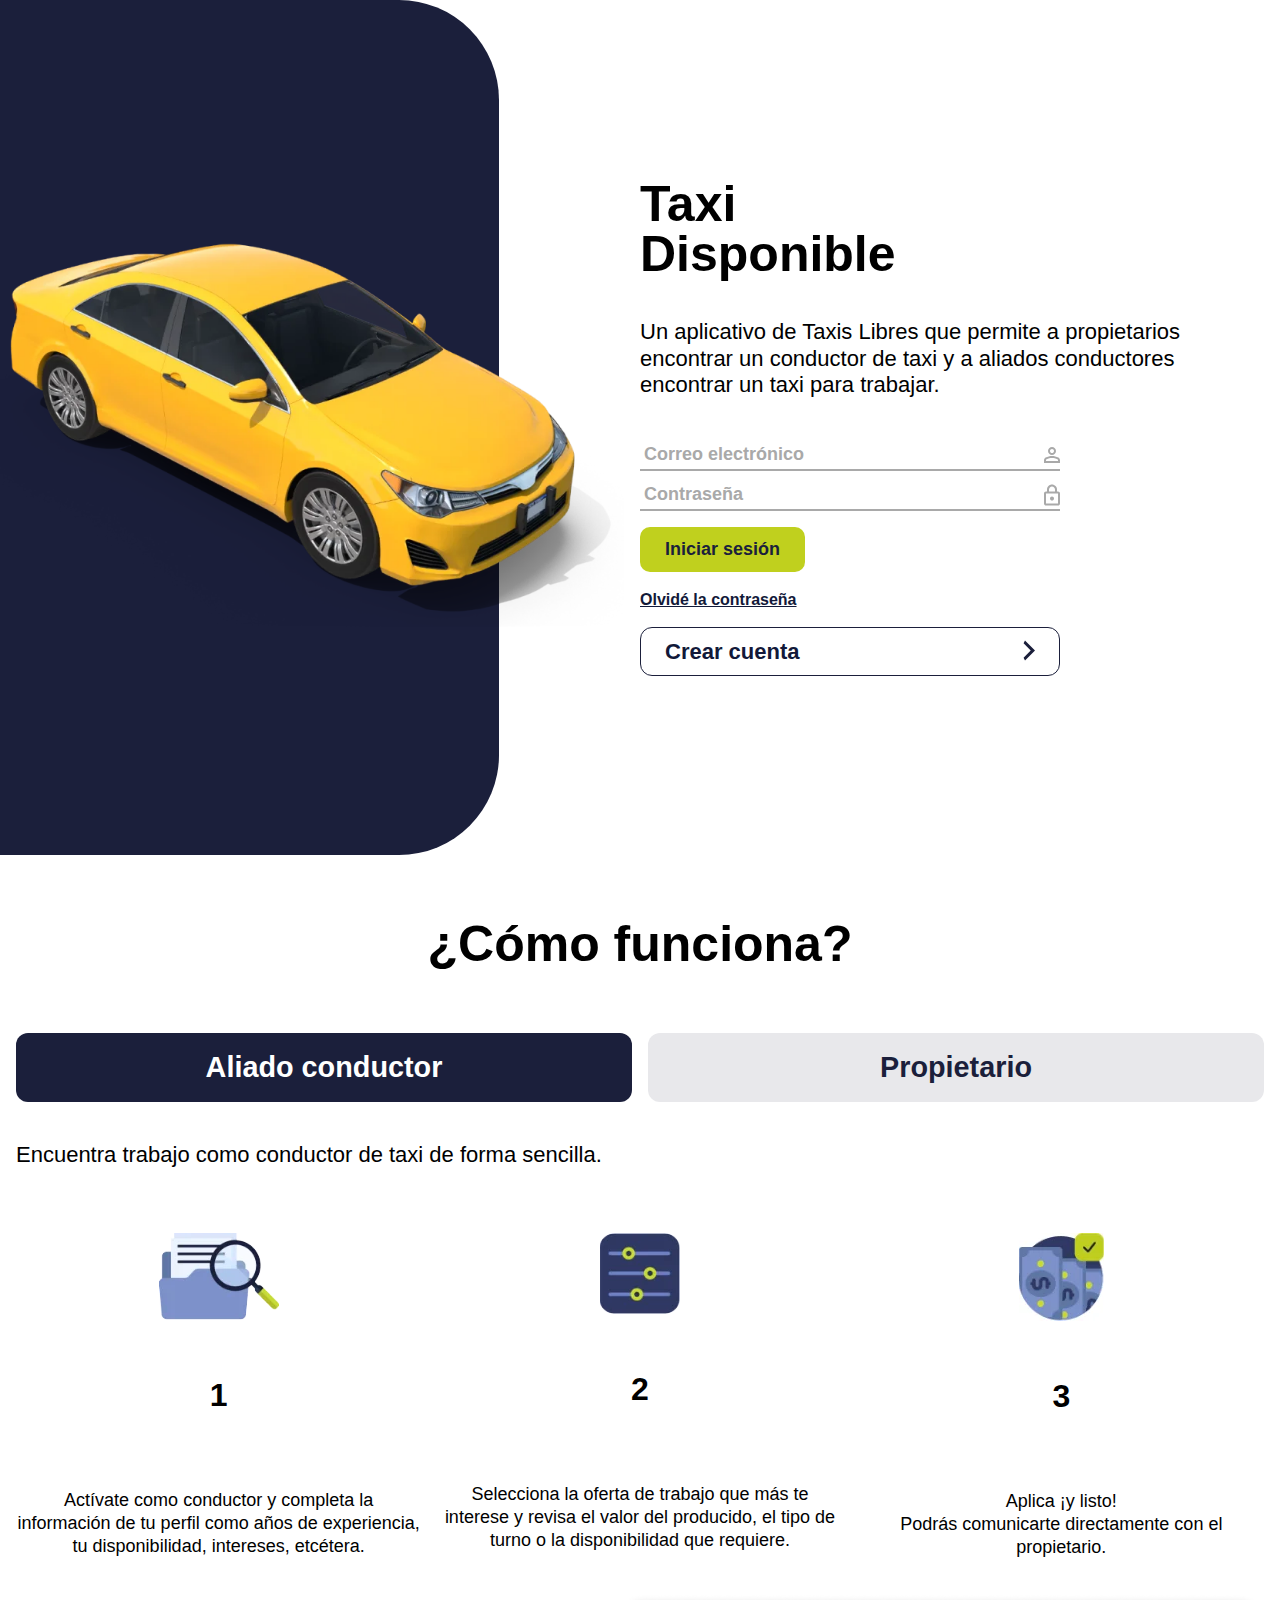
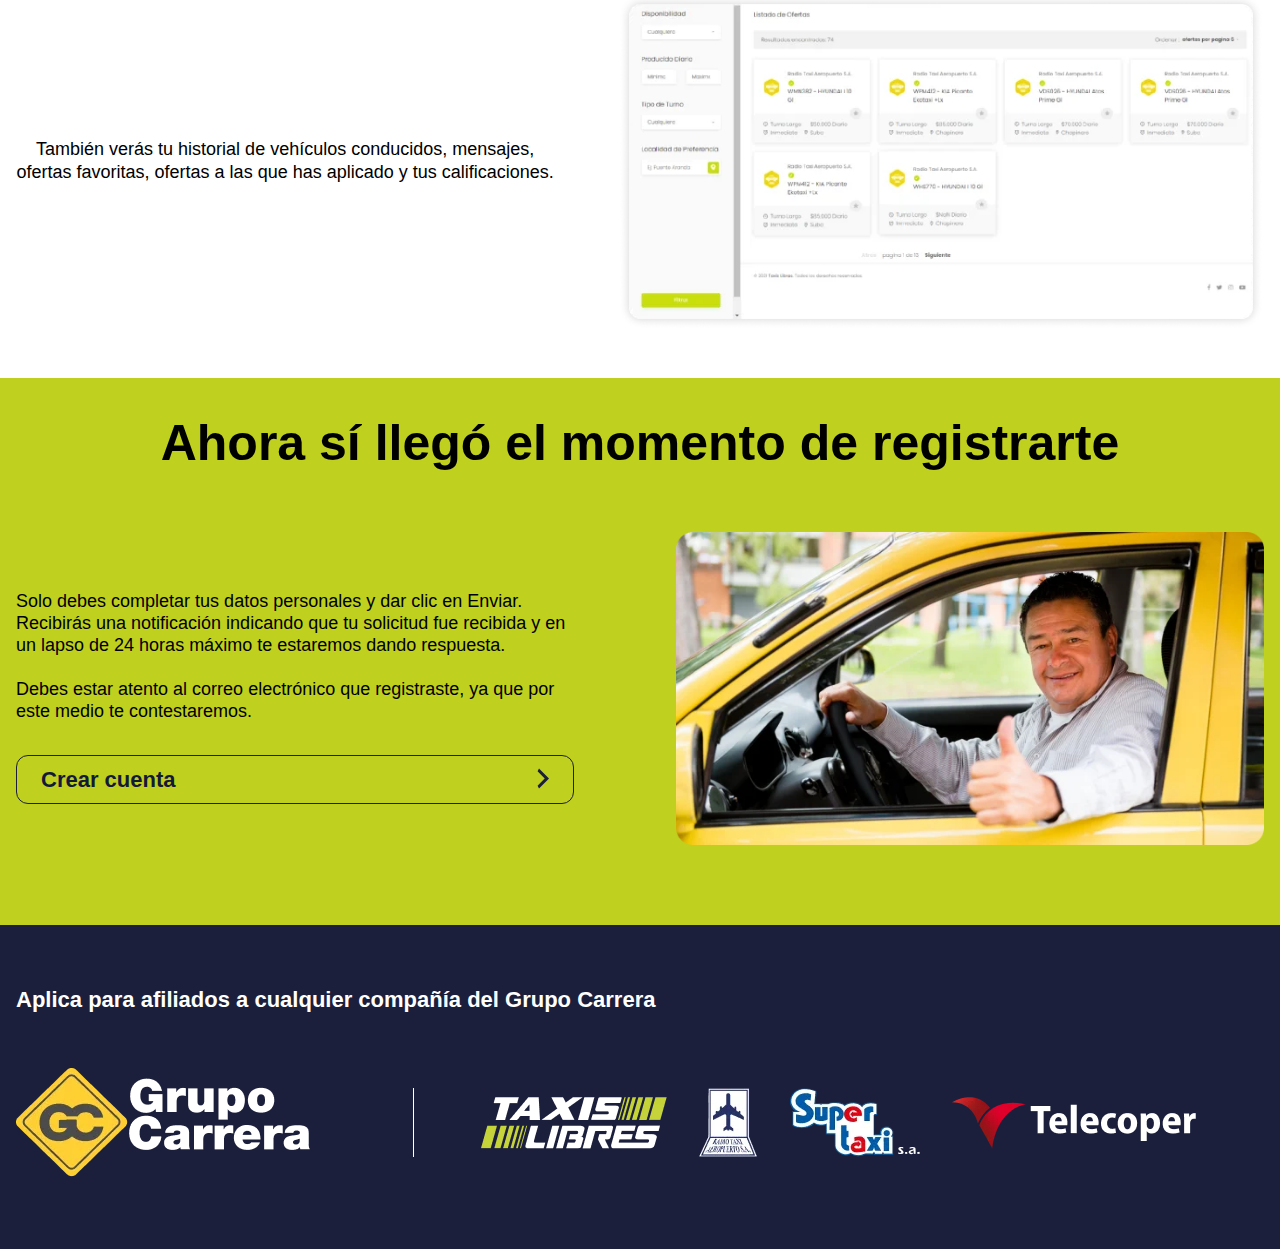
<file: index.html>
<!DOCTYPE html>
<html lang="es">

<head>
  <meta charset="UTF-8">
  <meta name="viewport" content="width=device-width, initial-scale=1.0">
  <title>Login Front</title>
  <link rel='preload' href='public/fonts/Montserrat-VariableFont_wght.ttf' as='font' type='font/ttf'
    crossorigin />
  <link rel='preload' href='public/css/taxidisponibleMobile.css' as='style'
    onload='this.onload=null;this.rel="stylesheet"' />
  <noscript>
    <link rel='stylesheet' href='public/css/taxidisponibleMobile.css' />
  </noscript>
  <link rel='stylesheet' href='public/css/taxidisponibleTablet.css' media='(min-width: 800px)' />
</head>

<body>
  <div class="container__page">
    <div class="main-view">
      <div class="bg-img">
        <div class="bg-img-container">
          <div class="bg-img-Color"></div>
          <img class="bg-img-taxi" src="public/images/taxi-disponible.webp" alt="taxi cuenta taxi disponible"
            loading="lazy"
            srcset="public/images/taxi-disponibleMobile.webp 500w, public/images/taxi-disponible.webp 810w"
            sizes="(max-width: 600px) 500px, 810px">
        </div>
      </div>
      <div class="form-content">
        <h1 class="title index-title">Taxi Disponible</h1>
        <p class="paragraph index-paragraph">Un aplicativo de Taxis Libres que permite a propietarios encontrar un
          conductor de taxi y a aliados conductores encontrar un taxi para trabajar.</p>
        <!-- Componente inputs -->
        <div class="inputs">
          <label class="main-label" for="email">
            <input class="main-input" type="email" id="email" placeholder="Correo electrónico">
            <svg class="icono-input" width="16" height="16" viewBox="0 0 16 16" fill="none"
              xmlns="http://www.w3.org/2000/svg">
              <path
                d="M8 8C6.9 8 5.95833 7.60833 5.175 6.825C4.39167 6.04167 4 5.1 4 4C4 2.9 4.39167 1.95833 5.175 1.175C5.95833 0.391667 6.9 0 8 0C9.1 0 10.0417 0.391667 10.825 1.175C11.6083 1.95833 12 2.9 12 4C12 5.1 11.6083 6.04167 10.825 6.825C10.0417 7.60833 9.1 8 8 8ZM0 16V13.2C0 12.6333 0.146 12.1123 0.438 11.637C0.73 11.1617 1.11733 10.7993 1.6 10.55C2.63333 10.0333 3.68333 9.64567 4.75 9.387C5.81667 9.12833 6.9 8.99933 8 9C9.1 9 10.1833 9.12933 11.25 9.388C12.3167 9.64667 13.3667 10.034 14.4 10.55C14.8833 10.8 15.271 11.1627 15.563 11.638C15.855 12.1133 16.0007 12.634 16 13.2V16H0ZM2 14H14V13.2C14 13.0167 13.954 12.85 13.862 12.7C13.77 12.55 13.6493 12.4333 13.5 12.35C12.6 11.9 11.6917 11.5627 10.775 11.338C9.85833 11.1133 8.93333 11.0007 8 11C7.06667 11 6.14167 11.1127 5.225 11.338C4.30833 11.5633 3.4 11.9007 2.5 12.35C2.35 12.4333 2.229 12.55 2.137 12.7C2.045 12.85 1.99933 13.0167 2 13.2V14ZM8 6C8.55 6 9.021 5.804 9.413 5.412C9.805 5.02 10.0007 4.54933 10 4C10 3.45 9.804 2.979 9.412 2.587C9.02 2.195 8.54933 1.99933 8 2C7.45 2 6.979 2.196 6.587 2.588C6.195 2.98 5.99933 3.45067 6 4C6 4.55 6.196 5.021 6.588 5.413C6.98 5.805 7.45067 6.00067 8 6Z"
                fill="#A9A9A9" />
            </svg>
          </label>
          <p class="parrafo-error">Por favor, ingresa un correo válido</p>
          <label class="main-label" for="password">
            <input class="main-input" type="password" id="password" placeholder="Contraseña">
            <svg class="icono-input" width="16" height="22" viewBox="0 0 16 22" fill="none"
              xmlns="http://www.w3.org/2000/svg">
              <path
                d="M8 16.5C7.46957 16.5 6.96086 16.2893 6.58579 15.9142C6.21071 15.5391 6 15.0304 6 14.5C6 13.39 6.89 12.5 8 12.5C8.53043 12.5 9.03914 12.7107 9.41421 13.0858C9.78929 13.4609 10 13.9696 10 14.5C10 15.0304 9.78929 15.5391 9.41421 15.9142C9.03914 16.2893 8.53043 16.5 8 16.5ZM14 19.5V9.5H2V19.5H14ZM14 7.5C14.5304 7.5 15.0391 7.71071 15.4142 8.08579C15.7893 8.46086 16 8.96957 16 9.5V19.5C16 20.0304 15.7893 20.5391 15.4142 20.9142C15.0391 21.2893 14.5304 21.5 14 21.5H2C1.46957 21.5 0.960859 21.2893 0.585786 20.9142C0.210714 20.5391 0 20.0304 0 19.5V9.5C0 8.39 0.89 7.5 2 7.5H3V5.5C3 4.17392 3.52678 2.90215 4.46447 1.96447C5.40215 1.02678 6.67392 0.5 8 0.5C8.65661 0.5 9.30679 0.629329 9.91342 0.880602C10.52 1.13188 11.0712 1.50017 11.5355 1.96447C11.9998 2.42876 12.3681 2.97995 12.6194 3.58658C12.8707 4.19321 13 4.84339 13 5.5V7.5H14ZM8 2.5C7.20435 2.5 6.44129 2.81607 5.87868 3.37868C5.31607 3.94129 5 4.70435 5 5.5V7.5H11V5.5C11 4.70435 10.6839 3.94129 10.1213 3.37868C9.55871 2.81607 8.79565 2.5 8 2.5Z"
                fill="#A9A9A9" />
            </svg>
          </label>
        </div>
        <button class="button" id="btnTaxiDisponible">Iniciar sesión</button>
        <a class="link" href="validacion-contra.html">Olvidé la contraseña</a>
        <a class="button-link" href="crea-tu-cuenta.html">Crear cuenta <svg width="12" height="21" viewBox="0 0 12 21"
            fill="none" xmlns="http://www.w3.org/2000/svg">
            <path d="M0.571427 17.6429L7.71429 10.5L0.571428 3.35714L2 0.499999L12 10.5L2 20.5L0.571427 17.6429Z"
              fill="#1B1F3B" />
          </svg></a>
      </div>

    </div>
    <div class="acordeon-section">
      <h2 class="title display-mobile text-center">¿Cómo funciona?</h2>
      <div class="acordeon-content">

        <div class="acordeon-mobile">
          <section class="acordeon-item active">
            <div class="btn-acordeon">Aliado Conductor <svg width="20" height="12" viewBox="0 0 20 12" fill="none"
                xmlns="http://www.w3.org/2000/svg">
                <path
                  d="M20 2.27027L10.2703 12L0.540527 2.27027L2.8108 -9.92367e-08L10.2703 7.45946L17.7297 -7.51364e-07L20 2.27027Z"
                  fill="#1B1F3B" />
              </svg>
            </div>
            <div class="content__item-acordeon  ">
              <img class="img-main" src="public/images/Taxis-Libres-App-info.svg" alt="Taxis Libres App info">
              <div class="list-items">
                <ol>
                  <li>
                    <p class="parrafo-acordeon">Actívate como conductor y completa la información de tu perfil como años
                      de experiencia, tu
                      disponibilidad, intereses, etcétera.</p>
                  </li>
                  <img class="margin-bottom img-sec" src="public/images/Taxis-Libres-App-datos.webp"
                    alt="Taxis Libres App datos">
                  <li>
                    <p class="parrafo-acordeon">Selecciona la oferta de trabajo que más te interese y revisa el valor
                      del
                      producido, el tipo de
                      turno o la disponibilidad que requiere.</p>
                  </li>
                  <img class="margin-bottom img-sec" src="public/images/Taxis-Libres-pago-seguro.webp"
                    alt="Taxis Libres pago seguros">
                  <li>
                    <p class="parrafo-acordeon">Aplica ¡y listo! Podrás comunicarte directamente con el propietario.</p>
                  </li>
                </ol>
              </div>
              <div class="content-sinOl">
                <img src="public/images/img-slaider.webp" alt="img slaider">
                <div class="parrafo">
                  <p class="parrafo-acordeon">También verás tu historial de vehículos conducidos, mensajes, ofertas
                    favoritas, ofertas a las que
                    has aplicado y tus calificaciones.</p>
                </div>
              </div>
            </div>
          </section>

          <section class="acordeon-item">
            <div class="btn-acordeon">Propietario <svg width="20" height="12" viewBox="0 0 20 12" fill="none"
                xmlns="http://www.w3.org/2000/svg">
                <path
                  d="M20 2.27027L10.2703 12L0.540527 2.27027L2.8108 -9.92367e-08L10.2703 7.45946L17.7297 -7.51364e-07L20 2.27027Z"
                  fill="#1B1F3B" />
              </svg>
            </div>
            <div class="content__item-acordeon">
              <img class="img-main" src="public/images/Taxis-Libres-App-info.svg" alt="Taxis Libres App info">
              <div class="list-items">
                <ol>
                  <li>
                    <p class="parrafo-acordeon">Crea y publica tu oferta.</p>
                  </li>
                  <img class="margin-bottom img-sec" src="public/images/Taxis-Libres-App-datos.webp"
                    alt="Taxis Libres App datos">
                  <li>
                    <p class="parrafo-acordeon">Revisa y conoce a detalle los aliados conductores que aplicaron a ella.
                    </p>
                  </li>
                  <img class="margin-bottom img-sec" src="public/images/Taxis-Libres-pago-seguro.webp"
                    alt="Taxis Libres pago seguros">
                  <li>
                    <p class="parrafo-acordeon">Elige al mejor candidato entre conductores capacitados, sin bloqueos y
                      con
                      los requisitos
                      establecidos para prestar un buen servicio.</p>
                  </li>
                </ol>
              </div>
            </div>
          </section>
        </div>

        <div class="acordeon-desktop">
          <div class="btns_slaider-desktop">
            <button class="btn-desktop btn1 active" type="button">Aliado conductor</button>
            <button class="btn-desktop btn2" type="button">Propietario</button>
          </div>
          <div class="container-content-slaider">
            <p class="paragraph paragraph-acordeon-h2" id="textTitle">Encuentra trabajo como conductor de taxi de forma
              sencilla.</p>
            <div class="container-items-desk">
              <div class="container-item-desk">
                <img id="img1" src="public/images/Taxis-Libres-App-info.webp" alt="Taxis Libres App info">
                <p class="paragraph-num">1</p>
                <p class="paragraph-text-acordeon" id="text1">Actívate como conductor y completa la información de tu
                  perfil como
                  años de experiencia, tu
                  disponibilidad, intereses, etcétera.</p>
              </div>
              <div class="container-item-desk">
                <img id="img2" src="public/images/Taxis-Libres-App-datos.webp" alt="Taxis Libres App info">
                <p class="paragraph-num">2</p>
                <p class="paragraph-text-acordeon" id="text2">Selecciona la oferta de trabajo que más te interese y
                  revisa
                  el valor
                  del producido, el tipo de turno o
                  la disponibilidad que requiere.</p>
              </div>
              <div class="container-item-desk">
                <img id="img3" src="public/images/Taxis-Libres-pago-seguro.webp" alt="Taxis Libres App info">
                <p class="paragraph-num">3</p>
                <p class="paragraph-text-acordeon" id="text3">Aplica ¡y listo! <br> Podrás comunicarte directamente con
                  el
                  propietario.</p>
              </div>
            </div>

            <div class="container-items2-desk">
              <p class="paragraph-text-acordeon">También verás tu historial de vehículos conducidos, mensajes, ofertas
                favoritas, ofertas a las que has
                aplicado y tus calificaciones.</p>
              <div class="img-acordeon">
                <img src="public/images/img-slaider.webp" alt="img slaider">
              </div>
            </div>
          </div>

        </div>
      </div>
    </div>

    <div class="seccion-momentoRegistro">
      <div class="container-momentoRegistro">
        <h2 class="title title-momento">Ahora sí llegó el momento de registrarte</h2>
        <div class="container-momentoRegistro-Padding">
          <div class="content-momentoRegistro">
            <div class="content-momentoRegistro-text">
              <p class="paragraph-text-acordeon paragraph-text-momento">Solo debes completar tus datos personales y dar
                clic
                en Enviar. Recibirás una notificación indicando que tu solicitud fue recibida y en un lapso de 24 horas
                máximo te estaremos dando respuesta.
                <br><br>
                Debes estar atento al correo electrónico que registraste, ya que por este medio te contestaremos.
              </p>
              <a class="button-link btn-momento" href="crea-tu-cuenta.html">Crear cuenta
                <svg width="12" height="21" viewBox="0 0 12 21" fill="none" xmlns="http://www.w3.org/2000/svg">
                  <path d="M0.571427 17.6429L7.71429 10.5L0.571428 3.35714L2 0.499999L12 10.5L2 20.5L0.571427 17.6429Z"
                    fill="#1B1F3B"></path>
                </svg></a>
            </div>
            <div class="container-img-momentoRegistro">
              <img src="public/images/Aliado-conductor-momento-registro.webp" alt="Aliado conductor momento registro">
            </div>
          </div>
        </div>
      </div>
    </div>

    <div class="seccion-afiliados">
      <div class="seccion-afiliados-content">
        <h3 class="tituloh3">Aplica para afiliados a cualquier compañía del Grupo Carrera</h3>
        <div class="container-section-img">
          <div class="container-onlyImg">
            <img src="public/images/grupo-carrera.webp" alt="img grupo carrera">
          </div>
          <div class="container-groupImg">
            <div class="container-imgGroup">
              <img src="public/images/Taxis-libres.webp" alt="img Taxis libres">
            </div>
            <div class="container-imgGroup">
              <img src="public/images/aeropuerto.webp" alt="img aeropuerto">
            </div>
            <div class="container-imgGroup">
              <img src="public/images/super-taxi.webp" alt="img super taxi">
            </div>
            <div class="container-imgGroup">
              <img src="public/images/telecoper.webp" alt="img telecoper">
            </div>
          </div>
        </div>
      </div>

    </div>

  </div>

  <script>

    document.addEventListener("DOMContentLoaded", function () {
      const $containerItems2 = document.querySelector(".container-items2-desk");
      const $textTitle = document.getElementById("textTitle");
      const $acordeonItems = document.querySelectorAll(".acordeon-item");
      const $acordeonBtns = document.querySelectorAll(".btn-desktop");
      const $inputEmail = document.getElementById("email");
      const $btnTaxiDisponible = document.getElementById("btnTaxiDisponible");
      const $parrafoError = document.querySelector(".parrafo-error");

      const buttonConfigurations = {
        "btn1": {
          title: "Encuentra trabajo como conductor de taxi de forma sencilla.",
          images: [
            "public/images/Taxis-Libres-App-info.webp",
            "public/images/Taxis-Libres-App-datos.webp",
            "public/images/Taxis-Libres-pago-seguro.webp"
          ],
          texts: [
            "Actívate como conductor y completa la información de tu perfil como años de experiencia, tu disponibilidad, intereses, etcétera.",
            "Selecciona la oferta de trabajo que más te interese y revisa el valor del producido, el tipo de turno o la disponibilidad que requiere.",
            "Aplica ¡y listo! Podrás comunicarte directamente con el propietario."
          ]
        },
        "btn2": {
          title: "¿Buscas un conductor para tu taxi? <b>¡Nosotros te ayudamos!</b>",
          images: [
            "public/images/Taxis-Libres-pago-seguro.webp",
            "public/images/Taxis-Libres-App-info.webp",
            "public/images/Taxis-Libres-App-datos.webp"
          ],
          texts: [
            "Crea y publica tu oferta.",
            "Revisa y conoce a detalle los aliados conductores que aplicaron a ella.",
            "Elige al mejor candidato entre conductores capacitados, sin bloqueos y con los requisitos establecidos para prestar un buen servicio."
          ]
        }
      };

      function updateUI(btnKey) {
        const { title, images, texts } = buttonConfigurations[btnKey];
        $textTitle.innerHTML = title;
        images.forEach((img, index) => document.getElementById(`img${index + 1}`).src = img);
        texts.forEach((text, index) => document.getElementById(`text${index + 1}`).textContent = text);
        $containerItems2.style.opacity = (btnKey === "btn1") ? "1" : "0";
        $containerItems2.style.overflow = (btnKey === "btn1") ? "visible" : "hidden";
      }

      function handleAccordionItemClick() {
        $acordeonItems.forEach(item => item.addEventListener("click", function () {
          // $acordeonItems.forEach(item => item.classList.remove("active"));
          this.classList.toggle("active");
        }));
      }

      function handleButtonClickListener() {
        $acordeonBtns.forEach(btn => btn.addEventListener("click", function () {
          $acordeonBtns.forEach(btn => btn.classList.remove("active"));
          this.classList.add("active");
          updateUI(this.classList[1]);
        }));
      }

      $btnTaxiDisponible.addEventListener("click", e => {
        const regexTuCorreo = /^[a-zA-Z0-9._%+-]+@[a-zA-Z0-9.-]+\.[a-zA-Z]{2,}$/;
        if (!regexTuCorreo.test($inputEmail.value)) {
          $parrafoError.style.display = "flex";
          setTimeout(() => { $parrafoError.style.display = "none"; }, 6000);
        }
      });

      handleAccordionItemClick();
      handleButtonClickListener();
    });

  </script>
</body>

</html>
</file>
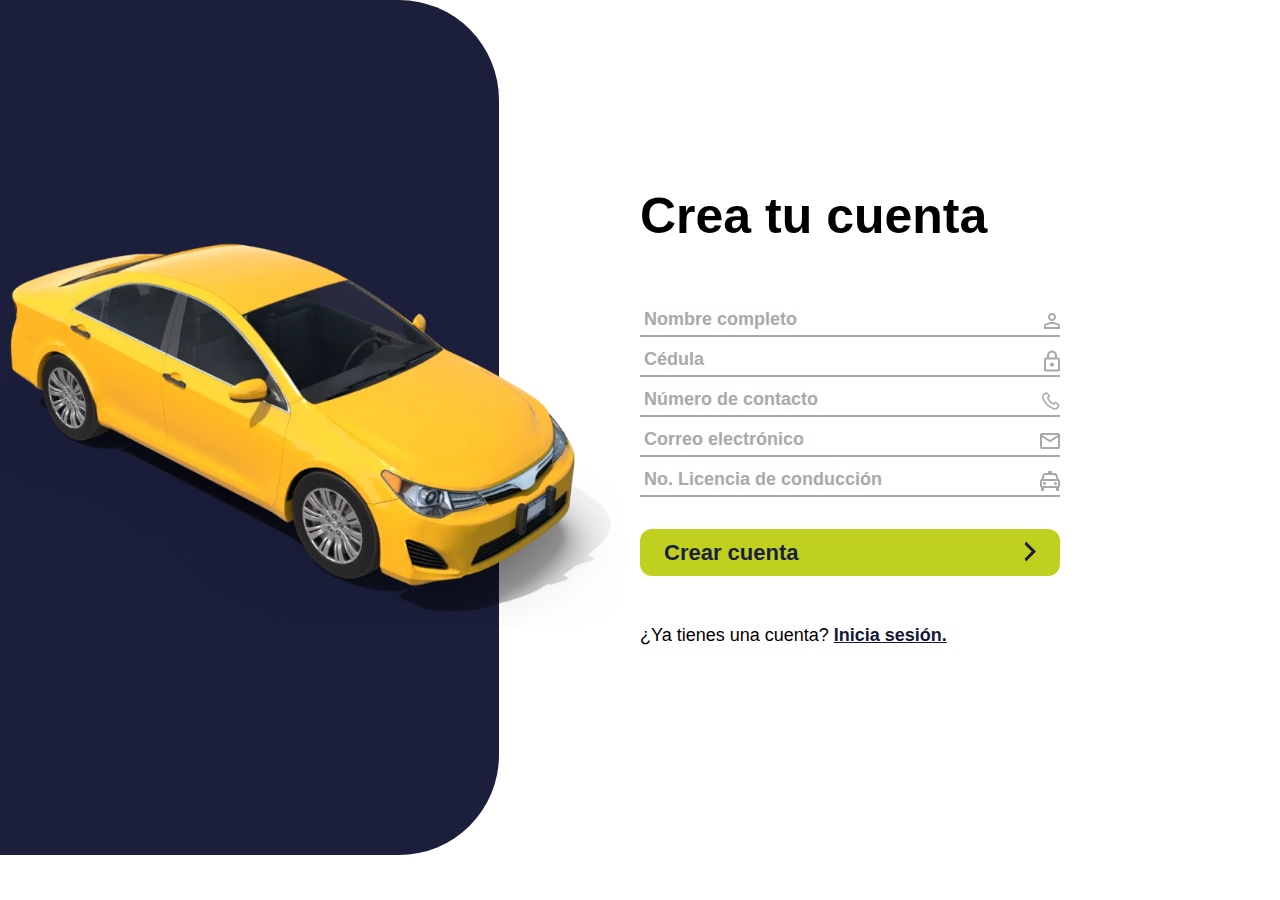
<file: crea-tu-cuenta.html>
<!DOCTYPE html>
<html lang="es">

<head>
  <meta charset="UTF-8">
  <meta name="viewport" content="width=device-width, initial-scale=1.0">
  <title>Crea tu cuenta</title>
  <link rel='preload' href='public/fonts/Montserrat-VariableFont_wght.ttf' as='font' type='font/ttf' crossorigin />
  <link rel='preload' href='public/css/taxidisponibleMobile.css' as='style'
    onload='this.onload=null;this.rel="stylesheet"' />
  <noscript>
    <link rel='stylesheet' href='public/css/taxidisponibleMobile.css' />
  </noscript>
  <link rel='stylesheet' href='public/css/taxidisponibleTablet.css' media='(min-width: 800px)' />
</head>

<body>
  <div class="container__page">
    <div class="main-view">
      <div class="bg-img">
        <div class="bg-img-container">
          <div class="bg-img-Color"></div>
          <img class="bg-img-taxi" src="public/images/taxi-disponible.webp" alt="taxi cuenta taxi disponible"
            loading="lazy"
            srcset="public/images/taxi-disponibleMobile.webp 500w, public/images/taxi-disponible.webp 810w"
            sizes="(max-width: 600px) 500px, 810px">
        </div>
      </div>
      <div class="form-content ">
        <h1 class="title title-crea-cuenta">Crea tu cuenta</h1>
        <!-- Componente inputs -->
        <div class="inputs">
          <label class="main-label" for="name">
            <input class="main-input" type="text" id="name" placeholder="Nombre completo">
            <svg class="icono-input" width="16" height="16" viewBox="0 0 16 16" fill="none"
              xmlns="http://www.w3.org/2000/svg">
              <path
                d="M8 8C6.9 8 5.95833 7.60833 5.175 6.825C4.39167 6.04167 4 5.1 4 4C4 2.9 4.39167 1.95833 5.175 1.175C5.95833 0.391667 6.9 0 8 0C9.1 0 10.0417 0.391667 10.825 1.175C11.6083 1.95833 12 2.9 12 4C12 5.1 11.6083 6.04167 10.825 6.825C10.0417 7.60833 9.1 8 8 8ZM0 16V13.2C0 12.6333 0.146 12.1123 0.438 11.637C0.73 11.1617 1.11733 10.7993 1.6 10.55C2.63333 10.0333 3.68333 9.64567 4.75 9.387C5.81667 9.12833 6.9 8.99933 8 9C9.1 9 10.1833 9.12933 11.25 9.388C12.3167 9.64667 13.3667 10.034 14.4 10.55C14.8833 10.8 15.271 11.1627 15.563 11.638C15.855 12.1133 16.0007 12.634 16 13.2V16H0ZM2 14H14V13.2C14 13.0167 13.954 12.85 13.862 12.7C13.77 12.55 13.6493 12.4333 13.5 12.35C12.6 11.9 11.6917 11.5627 10.775 11.338C9.85833 11.1133 8.93333 11.0007 8 11C7.06667 11 6.14167 11.1127 5.225 11.338C4.30833 11.5633 3.4 11.9007 2.5 12.35C2.35 12.4333 2.229 12.55 2.137 12.7C2.045 12.85 1.99933 13.0167 2 13.2V14ZM8 6C8.55 6 9.021 5.804 9.413 5.412C9.805 5.02 10.0007 4.54933 10 4C10 3.45 9.804 2.979 9.412 2.587C9.02 2.195 8.54933 1.99933 8 2C7.45 2 6.979 2.196 6.587 2.588C6.195 2.98 5.99933 3.45067 6 4C6 4.55 6.196 5.021 6.588 5.413C6.98 5.805 7.45067 6.00067 8 6Z"
                fill="#A9A9A9" />
            </svg>
          </label>
          <p class="parrafo-error">Por favor, ingresa un nombre válido</p>
          <label class="main-label" for="cedula">
            <input class="main-input" type="number" id="cedula" placeholder="Cédula">
            <svg class="icono-input" width="16" height="22" viewBox="0 0 16 22" fill="none"
              xmlns="http://www.w3.org/2000/svg">
              <path
                d="M8 16.5C7.46957 16.5 6.96086 16.2893 6.58579 15.9142C6.21071 15.5391 6 15.0304 6 14.5C6 13.39 6.89 12.5 8 12.5C8.53043 12.5 9.03914 12.7107 9.41421 13.0858C9.78929 13.4609 10 13.9696 10 14.5C10 15.0304 9.78929 15.5391 9.41421 15.9142C9.03914 16.2893 8.53043 16.5 8 16.5ZM14 19.5V9.5H2V19.5H14ZM14 7.5C14.5304 7.5 15.0391 7.71071 15.4142 8.08579C15.7893 8.46086 16 8.96957 16 9.5V19.5C16 20.0304 15.7893 20.5391 15.4142 20.9142C15.0391 21.2893 14.5304 21.5 14 21.5H2C1.46957 21.5 0.960859 21.2893 0.585786 20.9142C0.210714 20.5391 0 20.0304 0 19.5V9.5C0 8.39 0.89 7.5 2 7.5H3V5.5C3 4.17392 3.52678 2.90215 4.46447 1.96447C5.40215 1.02678 6.67392 0.5 8 0.5C8.65661 0.5 9.30679 0.629329 9.91342 0.880602C10.52 1.13188 11.0712 1.50017 11.5355 1.96447C11.9998 2.42876 12.3681 2.97995 12.6194 3.58658C12.8707 4.19321 13 4.84339 13 5.5V7.5H14ZM8 2.5C7.20435 2.5 6.44129 2.81607 5.87868 3.37868C5.31607 3.94129 5 4.70435 5 5.5V7.5H11V5.5C11 4.70435 10.6839 3.94129 10.1213 3.37868C9.55871 2.81607 8.79565 2.5 8 2.5Z"
                fill="#A9A9A9" />
            </svg>
          </label>
          <p class="parrafo-error">Por favor, ingresa una cédula válido</p>
          <label class="main-label" for="contacto">
            <input class="main-input" type="number" id="contacto" placeholder="Número de contacto" max="10">
            <svg class="icono-input" width="18" height="18" viewBox="0 0 18 18" fill="none"
              xmlns="http://www.w3.org/2000/svg">
              <path fill-rule="evenodd" clip-rule="evenodd"
                d="M2.25536 7.03916C4.04611 10.9376 7.22787 14.027 11.1774 15.7022L11.1894 15.7072L11.9534 16.0472C12.4253 16.2576 12.9552 16.2992 13.4542 16.165C13.9531 16.0308 14.3907 15.7289 14.6934 15.3102L15.9674 13.5472C16.0048 13.4952 16.0209 13.4309 16.0124 13.3675C16.0038 13.304 15.9712 13.2463 15.9214 13.2062L13.6974 11.4112C13.6711 11.39 13.6409 11.3744 13.6084 11.3652C13.576 11.356 13.542 11.3535 13.5085 11.3578C13.4751 11.3621 13.4429 11.3731 13.4138 11.3902C13.3847 11.4073 13.3594 11.43 13.3394 11.4572L12.4734 12.6252C12.3713 12.763 12.2252 12.8616 12.0592 12.9048C11.8933 12.9479 11.7176 12.9329 11.5614 12.8622C8.60241 11.5217 6.2318 9.15111 4.89136 6.19216C4.82067 6.03596 4.80563 5.86024 4.84875 5.6943C4.89188 5.52835 4.99056 5.38219 5.12836 5.28016L6.29536 4.41316C6.32248 4.39312 6.34526 4.3678 6.36234 4.33873C6.37941 4.30965 6.39043 4.27742 6.39473 4.24398C6.39903 4.21053 6.39651 4.17656 6.38734 4.14412C6.37817 4.11167 6.36253 4.08141 6.34136 4.05516L4.54736 1.83116C4.50722 1.78129 4.44948 1.74872 4.38603 1.74017C4.32259 1.73161 4.25828 1.74771 4.20636 1.78516L2.43336 3.06516C2.01176 3.36927 1.70846 3.80998 1.57502 4.3124C1.44158 4.81481 1.48622 5.34794 1.70136 5.82116L2.25536 7.03816V7.03916ZM10.5854 17.0802C6.29446 15.2582 2.83796 11.9004 0.89236 7.66416L0.890359 7.66216L0.336359 6.44216C-0.0222207 5.6536 -0.0967321 4.76521 0.125485 3.92793C0.347701 3.09066 0.852939 2.35614 1.55536 1.84916L3.32836 0.569165C3.69149 0.307085 4.14127 0.19419 4.58512 0.253717C5.02898 0.313245 5.43312 0.540665 5.71436 0.889165L7.50936 3.11416C7.65749 3.29774 7.76698 3.50936 7.83125 3.73632C7.89552 3.96328 7.91324 4.2009 7.88335 4.43488C7.85346 4.66886 7.77657 4.89439 7.65731 5.0979C7.53805 5.30142 7.37888 5.47872 7.18936 5.61916L6.51936 6.11516C7.65214 8.31151 9.44102 10.1004 11.6374 11.2332L12.1344 10.5632C12.2748 10.3738 12.452 10.2147 12.6555 10.0956C12.8589 9.97641 13.0843 9.89958 13.3182 9.86969C13.552 9.8398 13.7895 9.85748 14.0164 9.92166C14.2433 9.98584 14.4548 10.0952 14.6384 10.2432L16.8634 12.0382C17.2121 12.3194 17.4397 12.7238 17.4993 13.1679C17.5588 13.612 17.4457 14.062 17.1834 14.4252L15.9094 16.1892C15.4051 16.8871 14.6759 17.3902 13.8445 17.614C13.013 17.8378 12.1299 17.7687 11.3434 17.4182L10.5854 17.0802Z"
                fill="#A9A9A9" />
            </svg>
          </label>
          <p class="parrafo-error">Por favor, ingresa un número de celular válido</p>
          <label class="main-label" for="email">
            <input class="main-input" type="email" id="email" placeholder="Correo electrónico">
            <svg class="icono-input-email" width="20" height="16" viewBox="0 0 20 16" fill="none"
              xmlns="http://www.w3.org/2000/svg">
              <path
                d="M18 1H2C1.44772 1 1 1.44772 1 2V14C1 14.5523 1.44772 15 2 15H18C18.5523 15 19 14.5523 19 14V2C19 1.44772 18.5523 1 18 1Z"
                stroke="#A9A9A9" stroke-width="2" stroke-linecap="round" />
              <path d="M1 2.5L10 8L19 2.5" stroke="#A9A9A9" stroke-width="2" stroke-linecap="round" />
            </svg>
          </label>
          <p class="parrafo-error">Por favor, ingresa un correo válido</p>

          <label class="main-label" for="licencia">
            <input class="main-input" type="number" id="licencia" placeholder="No. Licencia de conducción">
            <svg class="icono-input" width="20" height="20" viewBox="0 0 20 20" fill="none"
              xmlns="http://www.w3.org/2000/svg">
              <path
                d="M18.772 8.16546L17.404 4.06046C17.2056 3.46294 16.8238 2.94316 16.3131 2.57497C15.8024 2.20678 15.1886 2.0089 14.559 2.00946H12V0.00946045H8V2.00946H5.441C4.81139 2.0089 4.19761 2.20678 3.68688 2.57497C3.17615 2.94316 2.79445 3.46294 2.596 4.06046L1.228 8.16546C0.864613 8.31794 0.554277 8.57422 0.335845 8.90222C0.117412 9.23023 0.000589089 9.61538 0 10.0095V15.0095C0 15.7625 0.423 16.4115 1.039 16.7525C1.026 16.8185 1 16.8785 1 16.9475V19.0095C1 19.2747 1.10536 19.529 1.29289 19.7166C1.48043 19.9041 1.73478 20.0095 2 20.0095H3C3.26522 20.0095 3.51957 19.9041 3.70711 19.7166C3.89464 19.529 4 19.2747 4 19.0095V17.0095H16V19.0095C16 19.2747 16.1054 19.529 16.2929 19.7166C16.4804 19.9041 16.7348 20.0095 17 20.0095H18C18.2652 20.0095 18.5196 19.9041 18.7071 19.7166C18.8946 19.529 19 19.2747 19 19.0095V16.9475C19 16.8785 18.974 16.8175 18.961 16.7525C19.2744 16.5816 19.5362 16.3297 19.7189 16.0231C19.9017 15.7165 19.9988 15.3664 20 15.0095V10.0095C20 9.18046 19.492 8.46846 18.772 8.16546ZM2 15.0095V10.0095H18L18.002 15.0095H2ZM5.441 4.00946H14.558C14.989 4.00946 15.371 4.28346 15.507 4.69346L16.613 8.00946H3.387L4.492 4.69346C4.55835 4.49425 4.68572 4.32099 4.85605 4.19822C5.02638 4.07545 5.23104 4.00941 5.441 4.00946Z"
                fill="#A9A9A9" />
              <path
                d="M4.5 14.0095C5.32843 14.0095 6 13.3379 6 12.5095C6 11.681 5.32843 11.0095 4.5 11.0095C3.67157 11.0095 3 11.681 3 12.5095C3 13.3379 3.67157 14.0095 4.5 14.0095Z"
                fill="#A9A9A9" />
              <path
                d="M15.5 14.0095C16.3284 14.0095 17 13.3379 17 12.5095C17 11.681 16.3284 11.0095 15.5 11.0095C14.6716 11.0095 14 11.681 14 12.5095C14 13.3379 14.6716 14.0095 15.5 14.0095Z"
                fill="#A9A9A9" />
            </svg>

          </label>
        </div>
        <a class="button-link button-green" id="crearCuenta" href="#">Crear cuenta <svg width="12" height="21"
            viewBox="0 0 12 21" fill="none" xmlns="http://www.w3.org/2000/svg">
            <path d="M0.571427 17.6429L7.71429 10.5L0.571428 3.35714L2 0.499999L12 10.5L2 20.5L0.571427 17.6429Z"
              fill="#1B1F3B" />
          </svg></a>
        <p class="p-link">¿Ya tienes una cuenta? <a href="index.html">Inicia sesión.</a></p>
      </div>
    </div>

  </div>

  <script>

    document.addEventListener("DOMContentLoaded", function () {
      const $btnCrearCuenta = document.getElementById("crearCuenta");
      const $parrafosError = document.querySelectorAll(".parrafo-error");

      function validarCampo(index) {
        if (index >= $parrafosError.length) {
          // Si todos los campos han pasado la validación, se envia el formulario
          return true;
        }

        const parrafoError = $parrafosError[index];
        const input = parrafoError.previousElementSibling.querySelector(".main-input");
        let regex;
        let mensaje;

        switch (input.id) {
          case "name":
            regex = /^[a-zA-ZÁ-ÿ\s']+$/;
            mensaje = "Por favor, ingresa un nombre válido";
            break;
          case "email":
            regex = /^[a-zA-Z0-9._%+-]+@[a-zA-Z0-9.-]+\.[a-zA-Z]{2,}$/;
            mensaje = "Por favor, ingresa un correo válido";
            break;
          case "cedula":
            regex = /^\d+$/;
            mensaje = "Por favor, ingresa una cédula válida";
            break;
          case "contacto":
            regex = /^3[0-9]{9}$/;
            mensaje = "Por favor, ingresa un número de celular válido";
            break;

          default:
            break;
        }

        if (!regex.test(input.value)) {
          parrafoError.style.display = "flex";
          setTimeout(() => { parrafoError.style.display = "none"; }, 3000);
          // Si hay un error, se detiene la validación y devuelve false
          return false;
        }

        // Si el campo actual pasa la validación, validar el siguiente campo
        return validarCampo(index + 1);
      }

      $btnCrearCuenta.addEventListener("click", e => {
        // Iniciar la validación desde el primer campo
        if (!validarCampo(0)) {
          // Si alguna validación falla, detener el envío del formulario
          e.preventDefault();
        }

      });

      function limitarDigitos(elemento, maximoDigitos) {
        if (elemento.value.length > maximoDigitos) {
          elemento.value = elemento.value.slice(0, maximoDigitos);
        }
      }

      const $campoContacto = document.getElementById("contacto");
      $campoContacto.addEventListener("input", function () {
        limitarDigitos(this, 10); // Limita el campo a 10 dígitos
      });
    });

  </script>
</body>

</html>
</file>
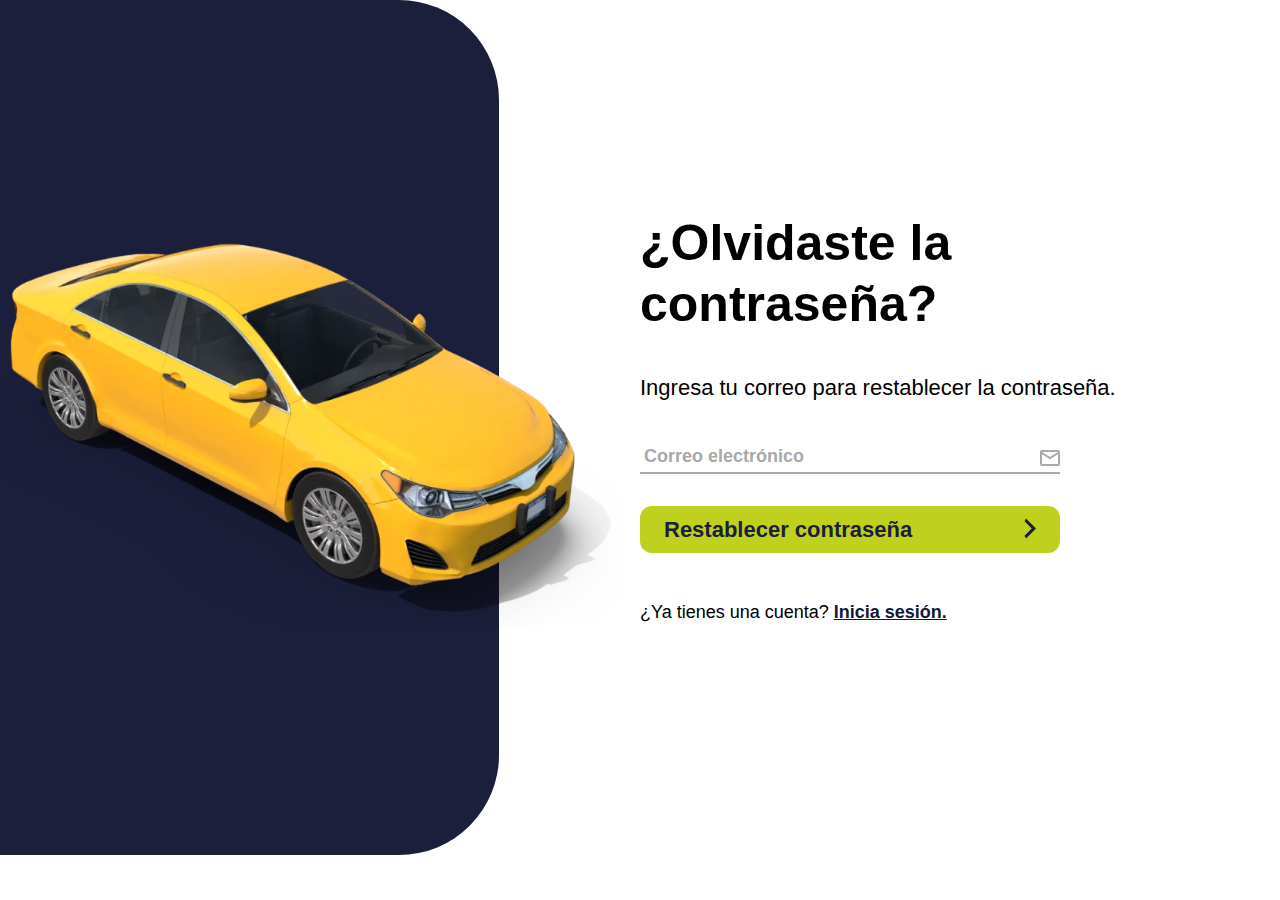
<file: validacion-contra.html>
<!DOCTYPE html>
<html lang="es">

<head>
  <meta charset="UTF-8">
  <meta name="viewport" content="width=device-width, initial-scale=1.0">
  <title>Validacion Contraseña</title>
  <link rel='preload' href='public/fonts/Montserrat-VariableFont_wght.ttf' as='font' type='font/ttf' crossorigin />
  <link rel='preload' href='public/css/taxidisponibleMobile.css' as='style'
    onload='this.onload=null;this.rel="stylesheet"' />
  <noscript>
    <link rel='stylesheet' href='public/css/taxidisponibleMobile.css' />
  </noscript>
  <link rel='stylesheet' href='public/css/taxidisponibleTablet.css' media='(min-width: 800px)' />
</head>

<body>

  <div class="container__page">
    <div class="main-view">
      <div class="bg-img">
        <div class="bg-img-container">
          <div class="bg-img-Color"></div>
          <img class="bg-img-taxi" src="public/images/taxi-disponible.webp" alt="taxi cuenta taxi disponible"
            loading="lazy"
            srcset="public/images/taxi-disponibleMobile.webp 500w, public/images/taxi-disponible.webp 810w"
            sizes="(max-width: 600px) 500px, 810px">
        </div>
      </div>
      <div class="form-content" id="olvidasteContra">
        <h1 class="title title-validacion-contra">¿Olvidaste la contraseña?</h1>
        <p class="paragraph index-paragraph">Ingresa tu correo para restablecer la contraseña.</p>
        <!-- Componente inputs -->
        <div class="inputs">
          <label class="main-label" for="email">
            <input class="main-input" type="email" id="email" placeholder="Correo electrónico">
            <svg class="icono-input-email" width="20" height="16" viewBox="0 0 20 16" fill="none"
              xmlns="http://www.w3.org/2000/svg">
              <path
                d="M18 1H2C1.44772 1 1 1.44772 1 2V14C1 14.5523 1.44772 15 2 15H18C18.5523 15 19 14.5523 19 14V2C19 1.44772 18.5523 1 18 1Z"
                stroke="#A9A9A9" stroke-width="2" stroke-linecap="round" />
              <path d="M1 2.5L10 8L19 2.5" stroke="#A9A9A9" stroke-width="2" stroke-linecap="round" />
            </svg>
          </label>
          <p class="parrafo-error">Por favor, ingresa un correo válido</p>
        </div>
        <a class="button-link button-green" id="btnOlvidasteContra" href="#">Restablecer contraseña <svg width="12"
            height="21" viewBox="0 0 12 21" fill="none" xmlns="http://www.w3.org/2000/svg">
            <path d="M0.571427 17.6429L7.71429 10.5L0.571428 3.35714L2 0.499999L12 10.5L2 20.5L0.571427 17.6429Z"
              fill="#1B1F3B" />
          </svg></a>
        <p class="p-link">¿Ya tienes una cuenta? <a href="index.html"">Inicia sesión.</a></p>
    </div>

    <!-- Restablecer contraseña -->

    <div class=" form-content" id="restablecerContra" style="display: none">
            <h1 class="title ">Restablecer contraseña</h1>
            <p class="paragraph index-paragraph">Enviamos un código de confirmación a
              <span><b>correo@gmail.com</b></span>
            </p>
            <!-- Componente inputs -->
            <div class="inputs-restablecer">
              <label class="label-code" for="number1">
                <input class="main-input" type="text" id="number1" inputmode="numeric" pattern="[0-9]" maxlength="1">
              </label>
              <label class="label-code" for="number2">
                <input class="main-input" type="text" id="number2" inputmode="numeric" pattern="[0-9]" maxlength="1">
              </label>
              <label class="label-code" for="number3">
                <input class="main-input" type="text" id="number3" inputmode="numeric" pattern="[0-9]" maxlength="1">
              </label>
              <label class="label-code" for="number4">
                <input class="main-input" type="text" id="number4" inputmode="numeric" pattern="[0-9]" maxlength="1">
              </label>
            </div>
            <p class="parrafo-error">Por favor, ingresa un código válido</p>
            <a class="button-link button-green" id="enviarCodigo" href="#">Continuar <svg width="12" height="21"
                viewBox="0 0 12 21" fill="none" xmlns="http://www.w3.org/2000/svg">
                <path d="M0.571427 17.6429L7.71429 10.5L0.571428 3.35714L2 0.499999L12 10.5L2 20.5L0.571427 17.6429Z"
                  fill="#1B1F3B" />
              </svg></a>
            <p class="p-link ">¿No recibiste el código? <a href="#">Click para reenviar.</a></p>
            <p class="p-link p-link-m">¿Ya tienes una cuenta? <a href="index.html"">Inicia sesión.</a></p>
    </div>

    <!-- Ingresa tu nueva contraseña -->

    <div class=" form-content" id="nuevaContra" style="display: none">
                <h1 class="title title-validacion-contra">Ingresa tu nuesva contraseña</h1>
                <p class="paragraph index-paragraph">Debe tener al menos 8 caracteres.</p>

                <div class="inputs">
                  <label class="main-label" for="newPassword">
                    <input class="main-input" type="password" id="newPassword" placeholder="Nueva contraseña">
                    <svg class="icono-input" width="16" height="22" viewBox="0 0 16 22" fill="none"
                      xmlns="http://www.w3.org/2000/svg">
                      <path
                        d="M8 16.5C7.46957 16.5 6.96086 16.2893 6.58579 15.9142C6.21071 15.5391 6 15.0304 6 14.5C6 13.39 6.89 12.5 8 12.5C8.53043 12.5 9.03914 12.7107 9.41421 13.0858C9.78929 13.4609 10 13.9696 10 14.5C10 15.0304 9.78929 15.5391 9.41421 15.9142C9.03914 16.2893 8.53043 16.5 8 16.5ZM14 19.5V9.5H2V19.5H14ZM14 7.5C14.5304 7.5 15.0391 7.71071 15.4142 8.08579C15.7893 8.46086 16 8.96957 16 9.5V19.5C16 20.0304 15.7893 20.5391 15.4142 20.9142C15.0391 21.2893 14.5304 21.5 14 21.5H2C1.46957 21.5 0.960859 21.2893 0.585786 20.9142C0.210714 20.5391 0 20.0304 0 19.5V9.5C0 8.39 0.89 7.5 2 7.5H3V5.5C3 4.17392 3.52678 2.90215 4.46447 1.96447C5.40215 1.02678 6.67392 0.5 8 0.5C8.65661 0.5 9.30679 0.629329 9.91342 0.880602C10.52 1.13188 11.0712 1.50017 11.5355 1.96447C11.9998 2.42876 12.3681 2.97995 12.6194 3.58658C12.8707 4.19321 13 4.84339 13 5.5V7.5H14ZM8 2.5C7.20435 2.5 6.44129 2.81607 5.87868 3.37868C5.31607 3.94129 5 4.70435 5 5.5V7.5H11V5.5C11 4.70435 10.6839 3.94129 10.1213 3.37868C9.55871 2.81607 8.79565 2.5 8 2.5Z"
                        fill="#A9A9A9" />
                    </svg>
                  </label>
                  <label class="main-label" for="ConfPassword">
                    <input class="main-input" type="password" id="confPassword"
                      placeholder="Confirma la nueva contraseña">
                    <svg class="icono-input" width="16" height="22" viewBox="0 0 16 22" fill="none"
                      xmlns="http://www.w3.org/2000/svg">
                      <path
                        d="M8 16.5C7.46957 16.5 6.96086 16.2893 6.58579 15.9142C6.21071 15.5391 6 15.0304 6 14.5C6 13.39 6.89 12.5 8 12.5C8.53043 12.5 9.03914 12.7107 9.41421 13.0858C9.78929 13.4609 10 13.9696 10 14.5C10 15.0304 9.78929 15.5391 9.41421 15.9142C9.03914 16.2893 8.53043 16.5 8 16.5ZM14 19.5V9.5H2V19.5H14ZM14 7.5C14.5304 7.5 15.0391 7.71071 15.4142 8.08579C15.7893 8.46086 16 8.96957 16 9.5V19.5C16 20.0304 15.7893 20.5391 15.4142 20.9142C15.0391 21.2893 14.5304 21.5 14 21.5H2C1.46957 21.5 0.960859 21.2893 0.585786 20.9142C0.210714 20.5391 0 20.0304 0 19.5V9.5C0 8.39 0.89 7.5 2 7.5H3V5.5C3 4.17392 3.52678 2.90215 4.46447 1.96447C5.40215 1.02678 6.67392 0.5 8 0.5C8.65661 0.5 9.30679 0.629329 9.91342 0.880602C10.52 1.13188 11.0712 1.50017 11.5355 1.96447C11.9998 2.42876 12.3681 2.97995 12.6194 3.58658C12.8707 4.19321 13 4.84339 13 5.5V7.5H14ZM8 2.5C7.20435 2.5 6.44129 2.81607 5.87868 3.37868C5.31607 3.94129 5 4.70435 5 5.5V7.5H11V5.5C11 4.70435 10.6839 3.94129 10.1213 3.37868C9.55871 2.81607 8.79565 2.5 8 2.5Z"
                        fill="#A9A9A9" />
                    </svg>
                  </label>
                  <p class="parrafo-error">Contraseñas no coinciden. Por favor, asegúrate de que ambas contraseñas sean
                    iguales e inténtalo de nuevo.</p>
                </div>
                <a class="button-link button-green" id="RestablecerContra" href="#">Cambiar contraseña<svg width="12"
                    height="21" viewBox="0 0 12 21" fill="none" xmlns="http://www.w3.org/2000/svg">
                    <path
                      d="M0.571427 17.6429L7.71429 10.5L0.571428 3.35714L2 0.499999L12 10.5L2 20.5L0.571427 17.6429Z"
                      fill="#1B1F3B" />
                  </svg></a>
                <p class="p-link">¿Ya tienes una cuenta? <a href="index.html">Inicia
                    sesión.</a></p>
      </div>

    </div>

  </div>

  <script>
    document.addEventListener("DOMContentLoaded", function () {
      const btnOlvidasteContra = document.getElementById("btnOlvidasteContra");
      const btnEnviarCodigo = document.getElementById("enviarCodigo");
      const btnRestablecerContra = document.getElementById("RestablecerContra");
      const inputEmail = document.getElementById("email");
      const olvidasteContra = document.getElementById("olvidasteContra");
      const restablecerContra = document.getElementById("restablecerContra");
      const nuevaContra = document.getElementById("nuevaContra");
      const newPassword = document.getElementById("newPassword");
      const confPassword = document.getElementById("confPassword");
      const inputs = document.querySelectorAll('.label-code .main-input');
      const parrafoErrorOlvidaste = document.querySelector("#olvidasteContra .parrafo-error");
      const parrafoErrorRestablecer = document.querySelector("#restablecerContra .parrafo-error");
      const parrafoErrorNueva = document.querySelector("#nuevaContra .parrafo-error");

      btnOlvidasteContra.addEventListener("click", () => {
        const regexTuCorreo = /^[a-zA-Z0-9._%+-]+@[a-zA-Z0-9.-]+\.[a-zA-Z]{2,}$/;
        if (!regexTuCorreo.test(inputEmail.value)) {
          parrafoErrorOlvidaste.style.display = "flex";
          setTimeout(() => { parrafoErrorOlvidaste.style.display = "none"; }, 6000);
          return
        }
        olvidasteContra.style.display = "none"
        restablecerContra.style.display = "flex"
      });

      btnEnviarCodigo.addEventListener("click", () => {
        inputs.forEach(input => {
          if (input.value === "") {
            parrafoErrorRestablecer.style.display = "flex";
            setTimeout(() => { parrafoErrorRestablecer.style.display = "none"; }, 6000);
            return
          }
          restablecerContra.style.display = "none"
          nuevaContra.style.display = "flex"
        })
      })

      btnRestablecerContra.addEventListener("click", () => {
        if (newPassword.value === "" || confPassword === "") {
          parrafoErrorNueva.textContent = "Por favor, ingresa una contraseña"
          parrafoErrorNueva.style.display = "flex";
          setTimeout(() => { parrafoErrorNueva.style.display = "none"; }, 6000);
          return
        }

        if (newPassword.value !== confPassword.value) {
          parrafoErrorNueva.textContent = "Contraseñas no coinciden. Por favor, asegúrate de que ambas contraseñas sean iguales e inténtalo de nuevo."
          parrafoErrorNueva.style.display = "flex";
          setTimeout(() => { parrafoErrorNueva.style.display = "none"; }, 6000);
          return
        }
      })


      function moveFocus(e) {
        const maxLength = parseInt(this.getAttribute('maxlength'));
        const currentLength = this.value.length;

        // Verificar si se ingresó un número y se alcanzó la longitud máxima
        if (!isNaN(parseInt(this.value.slice(-1))) && currentLength >= maxLength) {
          const nextInput =
            this.parentElement.nextElementSibling.querySelector('.main-input');
          if (nextInput) {
            nextInput.focus();
          }
        }
      }

      function moveFocusDown(e) {
        const maxLength = parseInt(this.getAttribute('maxlength'));
        const currentLength = this.value.length;
        if (e.key === 'Backspace' && currentLength === 0) {
          const prevInput =
            this.parentElement.previousElementSibling.querySelector('.main-input');
          if (prevInput) {
            prevInput.focus();
          }
        }
      }

      inputs.forEach(input => {
        input.addEventListener('input', moveFocus);
        input.addEventListener('keydown', moveFocusDown);
      });

      inputs.forEach(input => {
        input.addEventListener('input', function () {
          if (input.value !== "") {
            input.classList.add("active")
          } else {
            input.classList.remove("active")
          }
          this.value = this.value.replace(/\D/g, '');
        });
      });
    });
  </script>
</body>

</html>
</file>
<file: public/css/taxidisponibleMobile.css>
*{
  box-sizing: border-box;
}
body{
  margin: 0;
  padding: 0;
  font: 14px / 23px Montserrat, sans-serif;
}
img{
  max-width: 100%;
  height: auto;
  display: block;
}
input[type=number]::-webkit-inner-spin-button, 
input[type=number]::-webkit-outer-spin-button { 
  -webkit-appearance: none; 
  margin: 0; 
}
a{
  color: #121939;
}
a:visited{
  color: #1B1F3B;
}
input[type=number] { -moz-appearance:textfield; }
/* .container__page {
  margin-top: 64px;
} */
.acordeon-desktop{
  display: none;
}
.display-mobile{
  display: none;
}
.main-view {
  display: flex;
  flex-direction: column;
  /* margin-bottom: 6rem; */
}
.bg-img-container {
  height: auto;
  width: 100%;
}
.bg-img-Color {
  background-color: #1B1F3B;
  width: 100%;
  height: 200px;
  border-radius: 0 0 30px 30px;
}
.bg-img {
  position: relative;
}
.bg-img-taxi {
  position: absolute;
  top: 10%;
  left: 50%;
  transform: translateX(-50%);
  aspect-ratio: 500/319;
  max-width: 360px;
  width: 100%;
  height: auto;
}
.form-content {
  display: flex;
  flex-direction: column;
  justify-content: center;
  padding-inline: 1rem;
  max-width: 430px;
  margin: 0 auto;
  width: 100%;
}
.title {
  line-height: 1;
  font-weight: 700;
  font-size: 28px;
  line-height: 34.13px;
  margin-top: 3rem;
}
.index-title {
  max-width: 158px;
}
.text-center{
  text-align: center;
}
.paragraph {
  font-weight: 400;
  font-size: 14px;
  line-height: 17.07px;
  margin-block: 1.5rem;
}
.index-paragraph {
  max-width: 674px;
}
.inputs {
  display: flex;
  flex-direction: column;
  gap: .5rem;
}
.form-content .main-input {
  margin: 0;
  padding: 0;
  font-weight: 600;
  font-size: 18px;
  border: none;
  background-color: white;
  padding-inline: 4px 25px;
  width: 100%;
  height: 100%;
  border-bottom: 2px solid #A9A9A9;
  max-width: 420px;
}
.form-content .main-input::placeholder {
  font-weight: 600;
  font-size: 18px;
  color: #A9A9A9;
}
.form-content .main-input:hover,
.form-content .main-input:focus {
  border: none;
  border-bottom: 2px solid #A9A9A9;
}
.main-label {
  font-weight: 600;
  font-size: 18px;
  border: none;
  position: relative;
  max-width: 420px;
  height: 32px;
  padding: 0;
  margin: 0;
}
.main-label::before {
  content: none;
}
.form-content .main-label>input:not(:placeholder-shown),
.form-content .main-label>input:focus,
.form-content .main-label>input:focus-visible {
  outline: none;
  border: none;
  border-bottom: 2px solid #000;
}
.icono-input,
.icono-input-email {
  position: absolute;
  z-index: 1;
  top: 50%;
  right: 0;
  transform: translateY(-50%);
}
.icono-input path {
  transition: all 1s ease;
}
.form-content .main-label>input:not(:placeholder-shown)+.icono-input path,
.form-content .main-label>input:focus+.icono-input path {
  fill: #000000;
  
}
.form-content .main-label>input:not(:placeholder-shown)+.icono-input-email path,
.form-content .main-label>input:focus+.icono-input-email path{
  stroke: #000000;
}
.form-content .button {
  background-color: #C0D01E;
  color: #1B1F3B;
  padding: 12px 25px 12px 25px;
  font-weight: 700;
  font-size: 18px;
  border-radius: 10px;
  margin: 0;
  font-family: 'Montserrat', sans-serif;
  margin-block: 1rem;
  letter-spacing: normal;
  max-width: max-content;
  cursor: pointer;
  border: none;
}
.button:hover {
  background-color: #1B1F3B;
  color: white;
}
.link {
  font-weight: 600;
  font-size: 14px;
  text-decoration: underline;
  max-width: max-content;
  transition: all .5s ease;
}
.link:hover,
.p-link a:hover {
  color: #C0D01E;
  text-decoration: none;
}
.button-link {
  font-size: 22px;
  font-weight: 600;
  max-width: 420px;
  display: flex;
  justify-content: space-between;
  padding: 12px 24px 12px 24px;
  margin-top: 1rem;
  border: 1px solid #1B1F3B;
  border-radius: 12px;
  cursor: pointer;
  text-decoration: none;
  transition: all .5s ease;
}
.button-green{
  background-color: #C0D01E;
  color: #1B1F3B;
  border: none;
  margin-top: 2rem;
}
.button-link:focus{
  color: #1B1F3B;
}
.button-link:hover{
  background-color: #1B1F3B;
  color: #fff;
}
.button-link:hover svg path{
  fill: #fff;
}
.parrafo-error{
  color: red;
  display: none;
  max-width: 420px;
  font-size: 14px;
  margin: 0;
}
/* SECCION ACORDEON */
.acordeon-mobile{
  display: flex;
  flex-direction: column;
  gap: 1rem;
  margin-bottom: 2rem;
}
.acordeon-section{
 margin-inline: 1rem;
 margin-top: 4rem;
}
.acordeon-content{
  margin-top: 4rem;
}
.img-main{
  aspect-ratio: 90/90;
  width: 90px;
}
.img-sec{
  aspect-ratio: 50/50;
  width: 50px;
}
.btn-acordeon{
  background-color: #fff;
  color: #1B1F3B;
  font-weight: 700;
  font-size: 16px;
  padding: 10px;
  display: block;
  border-radius: 10px 10px 0px 0px;
  border-bottom: 1px solid #C8C7C6;
  display: flex;
  flex-direction: row;
  justify-content: space-between;
  align-items: center;
}
  .parrafo,
  .titulo-h3 {
    margin-block: 1rem;
  }

  .parrafo p,
  .titulo-h3 h3,
  .list-items li {
    color: #121939;
    font-weight: 600;
    list-style: decimal;
  }

  .list-items li {
    margin-bottom: 1.5rem;
  }

  .list-items li p {
    padding-left: .5rem;
  }
  .parrafo-acordeon,
  .parrafo .parrafo-acordeon{
    font-weight: 500;
    font-size: 13px;
    line-height: 15.85px;
  }
  .titulo-h3 {
    margin-block: 3rem 2rem;
  }

  .titulo-h3 h3 {
    font-size: 22px;
  }

  .list-items {
    padding-left: 2rem;
  }
  .margin-bottom{
    margin-bottom: 2rem;
  }
  .content-sinOl{
    margin-inline: .5rem;
  }
  .content__item-acordeon{
    max-height: 0; 
    overflow: hidden;
    transition: all .5s ease;
  }
  .acordeon-item.active .content__item-acordeon{
    max-height: 1000px;
  }
  .acordeon-item .btn-acordeon svg{
    transition: all .5s ease;
  }
  .acordeon-item.active .btn-acordeon svg{
    transform: rotate(180deg);
  }
  .acordeon-item.active .btn-acordeon svg path{
    fill: #fff;
  }
  .acordeon-item.active .btn-acordeon{
    background-color: #1B1F3B;
    color: #fff;
  }
/* SECCION MOMENTO REGISTRO */

.seccion-momentoRegistro{
  background-color: #C0D01E;
  padding-top: .5rem;
}
.content-momentoRegistro-text{
  padding: 0.5rem 1rem 1.5rem 1rem;
}
.title-momento{
  margin-inline: 1rem;
  margin-block: 2rem 1rem;
}
.btn-momento{
  max-width: 100%;
}
.paragraph-text-momento{
  font-weight: 500;
  font-size: 13px;
  line-height: 15.85px;
  margin-bottom: 2rem;
}

/* SECTION AFILIADOS */
.seccion-afiliados{
  background-color: #1B1F3B;
  padding: 2.5rem 1rem;
}
.tituloh3{
  font-weight: 600;
  font-size: 18px;
  line-height: 21.94px;
  color: #fff;
}
.container-onlyImg{
  display: flex;
  align-items: center;
  justify-content: center;
  margin-block: 2rem;
}
.container-onlyImg img{
  max-width: 180px;
}
.container-groupImg{
  display: flex;
  flex-direction: row;
  gap: 1rem;
}
.container-groupImg img{
  display: block;
}
/* SECCION CREA TU CUENTA */
.title-crea-cuenta{
  margin-bottom: 4rem;
}
.p-link{
  margin-top: 3rem;
  font-weight: 500;
  font-size: 14px;
}
.p-link a{
  font-weight: 700;
  text-decoration: underline;
  transition: all .5s ease;
}
/* SECCION VALIDACION CONTRASEÑA */

.title-validacion-contra{
  max-width: 500px;
}
.inputs-restablecer{
  display: flex;
  gap: 1rem;
  margin-bottom: 1rem;
}

.form-content .label-code{
  max-width: 89px;
  height: 100px;
  padding: 0;
}
.form-content .label-code::before{
  content: none;
}
.form-content .label-code .main-input{
  padding: 0;
  font-size: 50px;
  border: 2px solid #AFAFAF;
  text-align: center;
}
.form-content .label-code>input.active {
  border-color: #000;
}
.p-link-m{
  margin-top: 1rem;
}
</file>
<file: public/css/taxidisponibleTablet.css>
/* .container__page {
  margin-top: 59px;
} */
.acordeon-desktop{
  display: block;
  margin-bottom: 3rem;
}
.main-view {
  flex-direction: row;
}
.form-content {
  max-width: 100%;
  margin: 0 ;
}
.bg-img-container {
  height: 95vh;
}
.bg-img-Color {
  background-color: #1B1F3B;
  width: 80%;
  height: 100%;
  border-radius: 0 100px 100px 0;
}
.parrafo-error{
  font-size: 16px;
}
.bg-img,
.form-content {
  flex: 1;
}
.bg-img-taxi {
  top: 50%;
  right: 0;
  transform: translateY(-50%);
  left: 0;
  max-width: 100%;
}
.link{
  font-size: 16px;
}
.title {
  font-size: 50px;
  margin: 0;
  line-height: 1;
}
.index-title {
  max-width: 286px;
}
.paragraph {
  font-size: 22px;
  line-height: 26.82px;
  margin-block: 2.5rem;
}
/* SECCION ACORDEON */
.acordeon-mobile{
  display: none;
}
.display-mobile{
  display: block;
}
.btns_slaider-desktop{
  display: flex;
  flex-direction: row;
  gap: 1rem;
  justify-content: center;
  margin-block: 4rem 3rem;
  max-width: 1300px;
  margin: 0 auto;
}
.btn-desktop{
  background-color: rgba(27, 31, 59, 0.1); /* RGBA con opacidad del 10% */
  color: #1B1F3B; /* Color del texto */
  width: 100%;
  height: 100%;
  max-height: 86px;
  border-radius: 12px;
  font-weight: 700;
  font-size: clamp(1.5rem, 1vw + 1rem , 2rem);
  font-family: 'Montserrat', sans-serif;
  border: none;
  padding: 18px 27px;
  cursor: pointer;
}
.paragraph-num{
  font-weight: 700;
  font-size: 32px;
}
.paragraph-text-acordeon{
  font-weight: 500;
  font-size: 18px;
  text-align: center;
  /* max-width: 443px; */
}
.paragraph-acordeon-h2{
  font-weight: 500;
  margin-bottom: 4rem;
}
.container-content-slaider{
  max-width: 1300px;
  margin: 0 auto;
}
.container-items-desk{
  display: flex;
  gap: 1rem;
}
.container-item-desk{
  display: flex;
  flex-direction: column;
  align-items: center;
  flex: 1;
  gap: 2rem;
}
.container-items2-desk{
  display: flex;
  justify-content: space-between;
  align-items: center;
  margin-top: 1rem;
  gap: 4rem;
}
.container-items2-desk p{
  max-width: 100%;
}
.img-acordeon{
  display: flex;
  width: 100%;
}
.btn-desktop.active{
  background-color: #1B1F3B;
  color: white;
}
.content-momentoRegistro-text{
  padding: 0;
}
.container-momentoRegistro-Padding{
  padding-inline: 1rem;
}
.content-momentoRegistro{
  display: flex;
  padding-block: 3rem 5rem;
  align-items: center;
  gap: clamp(1rem, .5vw + 6rem, 7rem);
  max-width: 1300px;
  margin: 0 auto;
}

.container-img-momentoRegistro{
  max-width: 674px;
}
.content-momentoRegistro-text{
  max-width: 558px;
}
.title-momento{
  text-align: center;
  margin-block: 2rem 1rem;
}
.paragraph-text-momento{
  text-align: start;
  line-height: 21.94px;
}
/* SECTION AFILIADOS */
.tituloh3{  
  font-size: 22px;
  line-height: 26.82px;
}
.container-section-img{
  display: flex; 
  justify-content: space-between;
  align-items: center;
  gap: 2rem;
}
.seccion-afiliados-content{
  max-width: 1300px;
  margin: 0 auto;
}
.container-onlyImg{
  flex: 30%;
  justify-content: left;
}
.container-groupImg{
  flex: 70%;
}
.container-groupImg{
  display: flex;
  justify-content: center;
  gap: 2rem;
  padding-inline: 1rem;
}
.container-onlyImg img{
  max-width: 100%;
}
.container-groupImg{
  border-left: 1px solid #FFFFFF;
}
.container-imgGroup{
  display: flex;
  align-items: center;
}
/* SECCION CREA TU CUENTA */
.p-link{
  font-size: 18px;
}
.title-crea-cuenta{
  margin-bottom: 4rem;
}
/* SECCION VALIDACION CONTRASEÑA */

.title-validacion-contra{
  max-width: 500px;
  line-height: 60.95px;
}
.form-content .label-code .main-input{
  padding: 0;
  font-size: 50px;
  border: 2px solid #AFAFAF;
}
</file>
